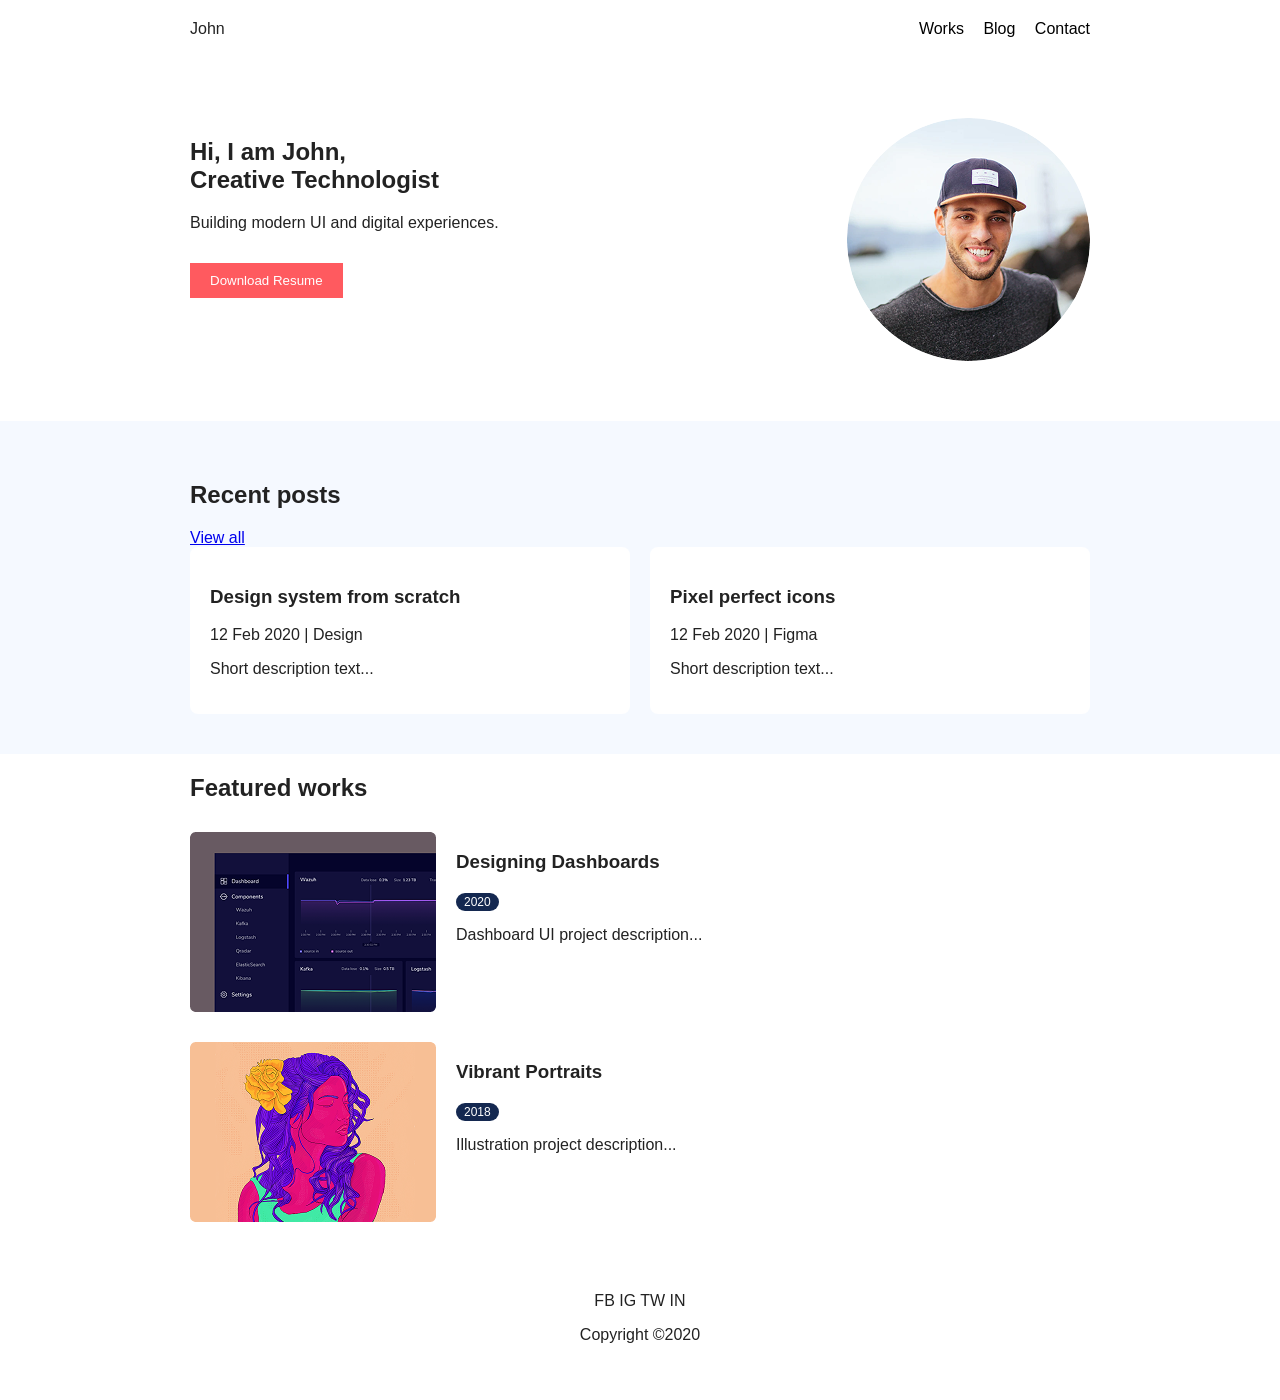
<file: pages/index.html>
<!DOCTYPE html>
<html lang="en">
<head>
<meta charset="UTF-8">
<meta name="viewport" content="width=device-width, initial-scale=1.0">
<title>Home</title>
<link rel="stylesheet" href="../styles/style.css">
</head>
<body>

<header class="header">
  <div class="container nav">
    <div class="logo">John</div>
    <nav>
      <a href="works.html">Works</a>
      <a href="blog.html">Blog</a>
      <a href="#">Contact</a>
    </nav>
  </div>
</header>

<section class="hero container">
  <div>
    <h1>Hi, I am John,<br>Creative Technologist</h1>
    <p>Building modern UI and digital experiences.</p>
    <button>Download Resume</button>
  </div>
  <img class="avatar" src="../Ellipse 1.png">
</section>

<section class="bg">
<div class="container">
  <div class="section-title">
    <h2>Recent posts</h2>
    <a href="blog.html">View all</a>
  </div>

  <div class="grid-2">
    <div class="card">
      <h3>Design system from scratch</h3>
      <p>12 Feb 2020 | Design</p>
      <p>Short description text...</p>
    </div>

    <div class="card">
      <h3>Pixel perfect icons</h3>
      <p>12 Feb 2020 | Figma</p>
      <p>Short description text...</p>
    </div>
  </div>
</div>
</section>

<section class="container">
  <h2>Featured works</h2>

  <div class="work">
    <img src="../Rectangle 30.png">
    <div>
      <h3>Designing Dashboards</h3>
      <span class="tag">2020</span>
      <p>Dashboard UI project description...</p>
    </div>
  </div>

  <div class="work">
    <img src="../Rectangle 32.png">
    <div>
      <h3>Vibrant Portraits</h3>
      <span class="tag">2018</span>
      <p>Illustration project description...</p>
    </div>
  </div>

</section>

<footer class="footer">
  <div class="icons">FB IG TW IN</div>
  <p>Copyright ©2020</p>
</footer>

</body>
</html>
</file>
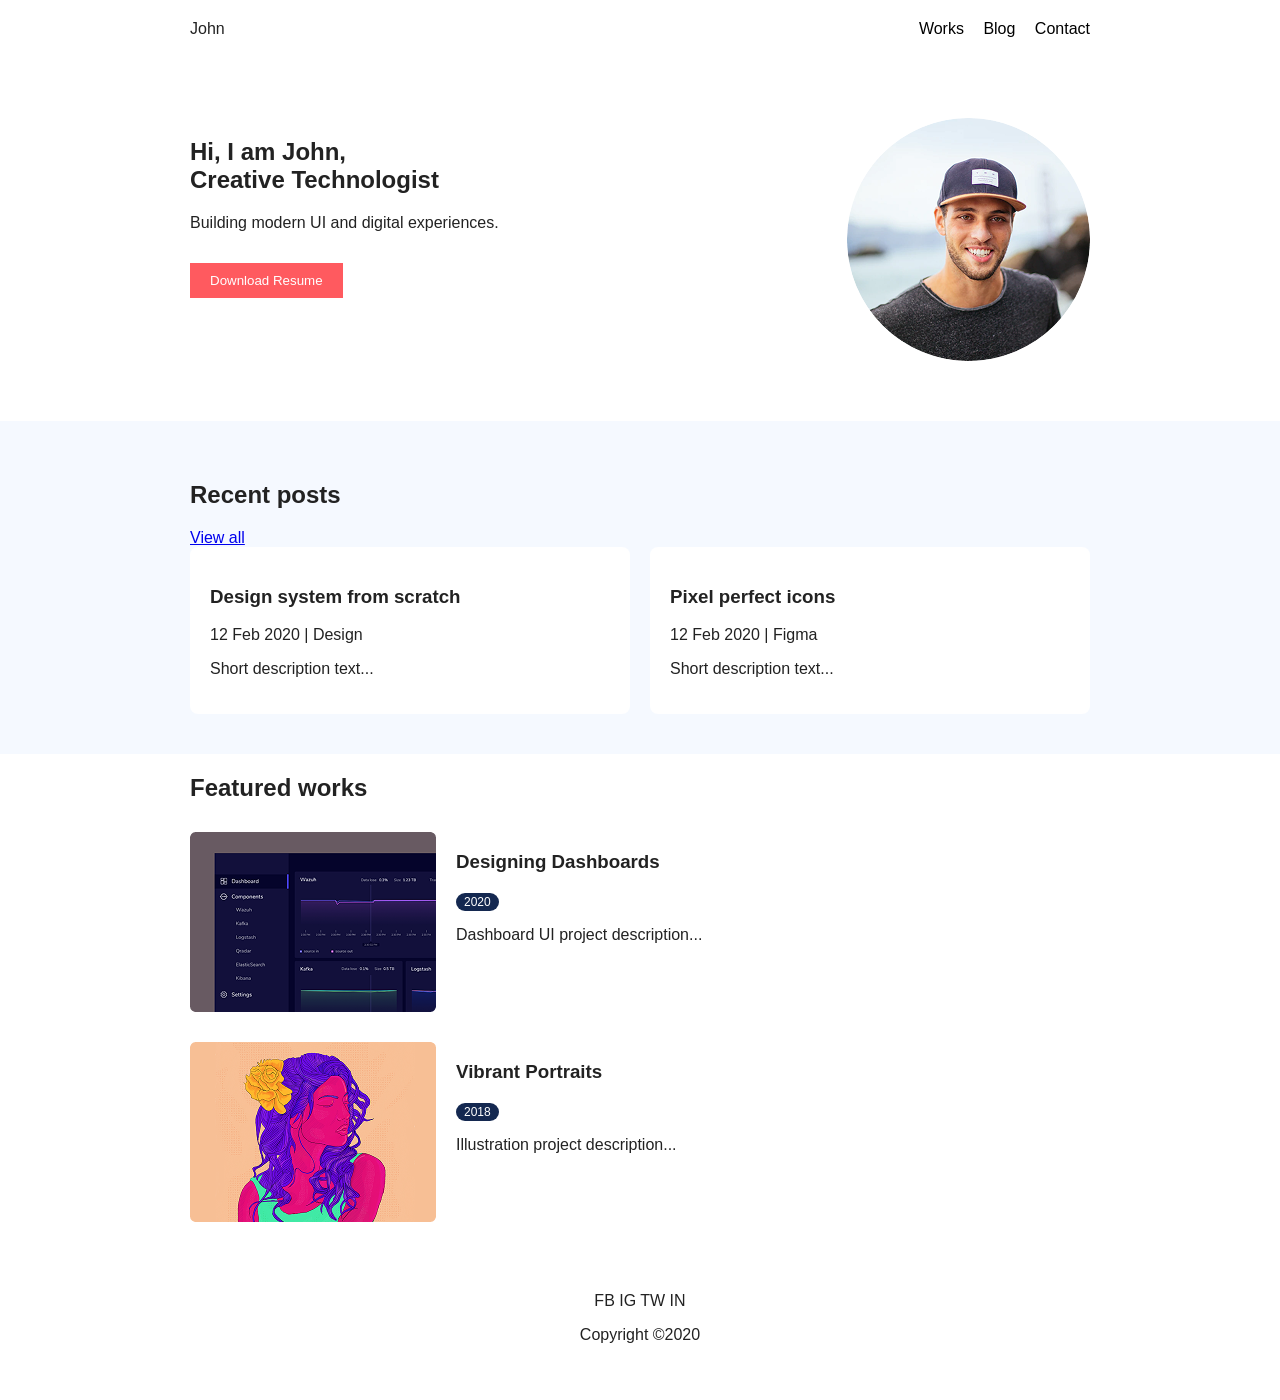
<file: tit/index.html>
<!DOCTYPE html>
<html lang="en">
<head>
<meta charset="UTF-8">
<meta name="viewport" content="width=device-width, initial-scale=1.0">
<title>Home</title>
<link rel="stylesheet" href="../tit/style.css">
</head>
<body>

<header class="header">
  <div class="container nav">
    <div class="logo">John</div>
    <nav>
      <a href="works.html">Works</a>
      <a href="blog.html">Blog</a>
      <a href="#">Contact</a>
    </nav>
  </div>
</header>

<section class="hero container">
  <div>
    <h1>Hi, I am John,<br>Creative Technologist</h1>
    <p>Building modern UI and digital experiences.</p>
    <button>Download Resume</button>
  </div>
  <img class="avatar" src="../tit/Ellipse 1.png">
</section>

<section class="bg">
<div class="container">
  <div class="section-title">
    <h2>Recent posts</h2>
    <a href="blog.html">View all</a>
  </div>

  <div class="grid-2">
    <div class="card">
      <h3>Design system from scratch</h3>
      <p>12 Feb 2020 | Design</p>
      <p>Short description text...</p>
    </div>

    <div class="card">
      <h3>Pixel perfect icons</h3>
      <p>12 Feb 2020 | Figma</p>
      <p>Short description text...</p>
    </div>
  </div>
</div>
</section>

<section class="container">
  <h2>Featured works</h2>

  <div class="work">
    <img src="../tit/Rectangle 30.png">
    <div>
      <h3>Designing Dashboards</h3>
      <span class="tag">2020</span>
      <p>Dashboard UI project description...</p>
    </div>
  </div>

  <div class="work">
    <img src="../tit/Rectangle 32.png">
    <div>
      <h3>Vibrant Portraits</h3>
      <span class="tag">2018</span>
      <p>Illustration project description...</p>
    </div>
  </div>

</section>

<footer class="footer">
  <div class="icons">FB IG TW IN</div>
  <p>Copyright ©2020</p>
</footer>

</body>
</html>
</file>
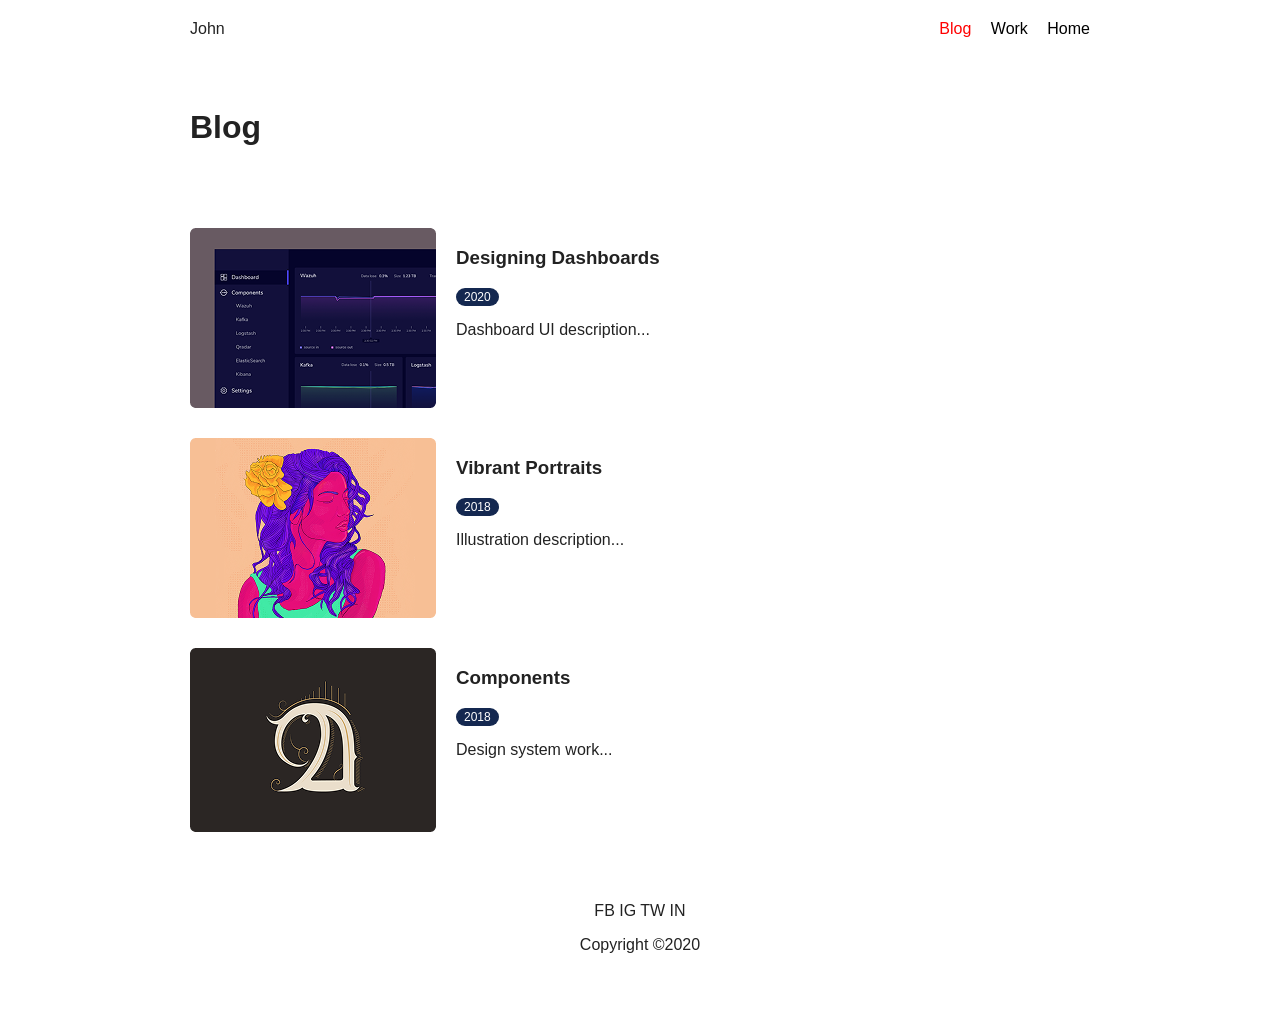
<file: pages/blog.html>
<!DOCTYPE html>
<html lang="en">
<head>
<meta charset="UTF-8">
<meta name="viewport" content="width=device-width, initial-scale=1.0">
<title>Works</title>
<link rel="stylesheet" href="../styles/style.css">
</head>
<body>

<header class="header">
  <div class="container nav">
    <div class="logo">John</div>
    <nav>
      <a href="works.html" class="active">Blog</a>
      <a href="blog.html">Work</a>
      <a href="index.html">Home</a>
    </nav>
  </div>
</header>

<div class="container page-title">
  <h1>Blog</h1>
</div>

<div class="container">

  <div class="work">
    <img src="../Rectangle 30.png">
    <div>
      <h3>Designing Dashboards</h3>
      <span class="tag">2020</span>
      <p>Dashboard UI description...</p>
    </div>
  </div>

  <div class="work">
    <img src="../Rectangle 32.png">
    <div>
      <h3>Vibrant Portraits</h3>
      <span class="tag">2018</span>
      <p>Illustration description...</p>
    </div>
  </div>

  <div class="work">
    <img src="../Rectangle 34.png">
    <div>
      <h3>Components</h3>
      <span class="tag">2018</span>
      <p>Design system work...</p>
    </div>
  </div>

</div>

<footer class="footer">
  <div class="icons">FB IG TW IN</div>
  <p>Copyright ©2020</p>
</footer>

</body>
</html>
</file>
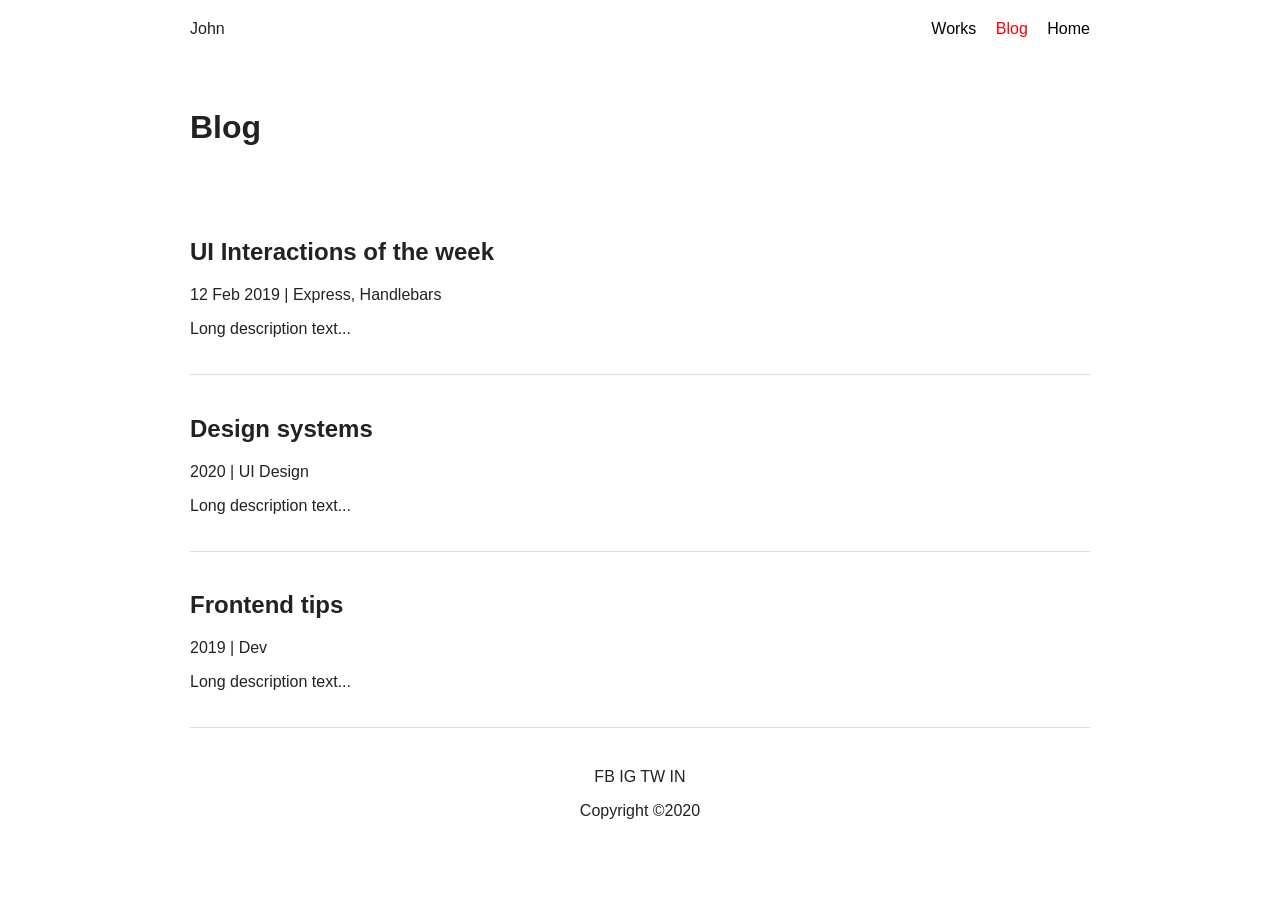
<file: pages/work.html>
<!DOCTYPE html>
<html lang="en">
<head>
<meta charset="UTF-8">
<meta name="viewport" content="width=device-width, initial-scale=1.0">
<title>Blog</title>
<link rel="stylesheet" href="../styles/style.css">
</head>
<body>

<header class="header">
  <div class="container nav">
    <div class="logo">John</div>
    <nav>
      <a href="works.html">Works</a>
      <a href="blog.html" class="active">Blog</a>
      <a href="index.html">Home</a>
    </nav>
  </div>
</header>

<div class="container page-title">
  <h1>Blog</h1>
</div>

<div class="container">

  <div class="post">
    <h2>UI Interactions of the week</h2>
    <p>12 Feb 2019 | Express, Handlebars</p>
    <p>Long description text...</p>
  </div>

  <div class="post">
    <h2>Design systems</h2>
    <p>2020 | UI Design</p>
    <p>Long description text...</p>
  </div>

  <div class="post">
    <h2>Frontend tips</h2>
    <p>2019 | Dev</p>
    <p>Long description text...</p>
  </div>

</div>

<footer class="footer">
  <div class="icons">FB IG TW IN</div>
  <p>Copyright ©2020</p>
</footer>

</body>
</html>
</file>
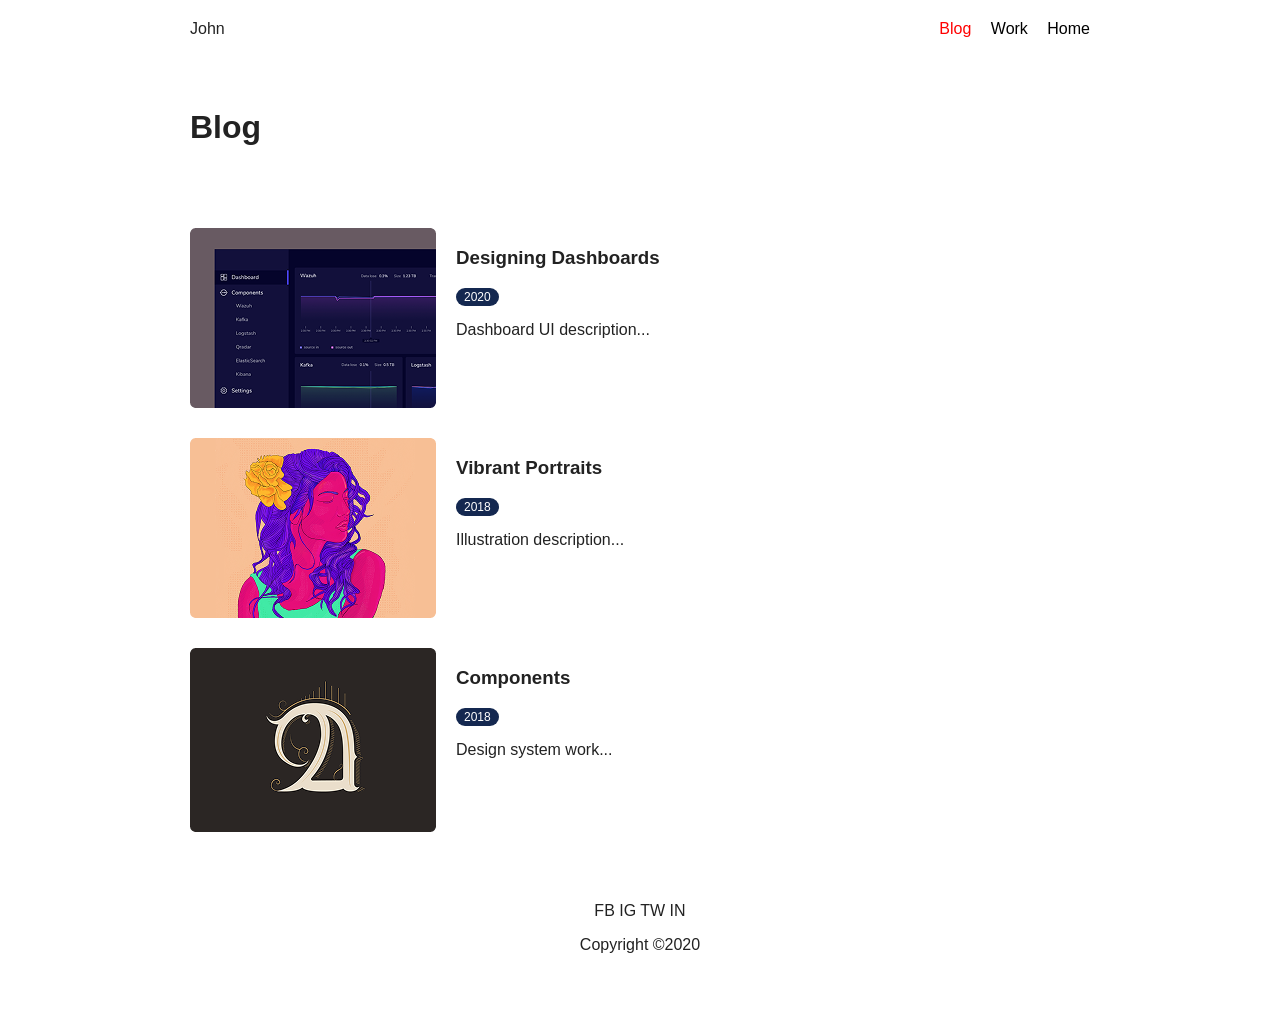
<file: tit/blog.html>
<!DOCTYPE html>
<html lang="en">
<head>
<meta charset="UTF-8">
<meta name="viewport" content="width=device-width, initial-scale=1.0">
<title>Works</title>
<link rel="stylesheet" href="../tit/style.css">
</head>
<body>

<header class="header">
  <div class="container nav">
    <div class="logo">John</div>
    <nav>
      <a href="works.html" class="active">Blog</a>
      <a href="blog.html">Work</a>
      <a href="index.html">Home</a>
    </nav>
  </div>
</header>

<div class="container page-title">
  <h1>Blog</h1>
</div>

<div class="container">

  <div class="work">
    <img src="../tit/Rectangle 30.png">
    <div>
      <h3>Designing Dashboards</h3>
      <span class="tag">2020</span>
      <p>Dashboard UI description...</p>
    </div>
  </div>

  <div class="work">
    <img src="../tit/Rectangle 32.png">
    <div>
      <h3>Vibrant Portraits</h3>
      <span class="tag">2018</span>
      <p>Illustration description...</p>
    </div>
  </div>

  <div class="work">
    <img src="../tit/Rectangle 34.png">
    <div>
      <h3>Components</h3>
      <span class="tag">2018</span>
      <p>Design system work...</p>
    </div>
  </div>

</div>

<footer class="footer">
  <div class="icons">FB IG TW IN</div>
  <p>Copyright ©2020</p>
</footer>

</body>
</html>
</file>
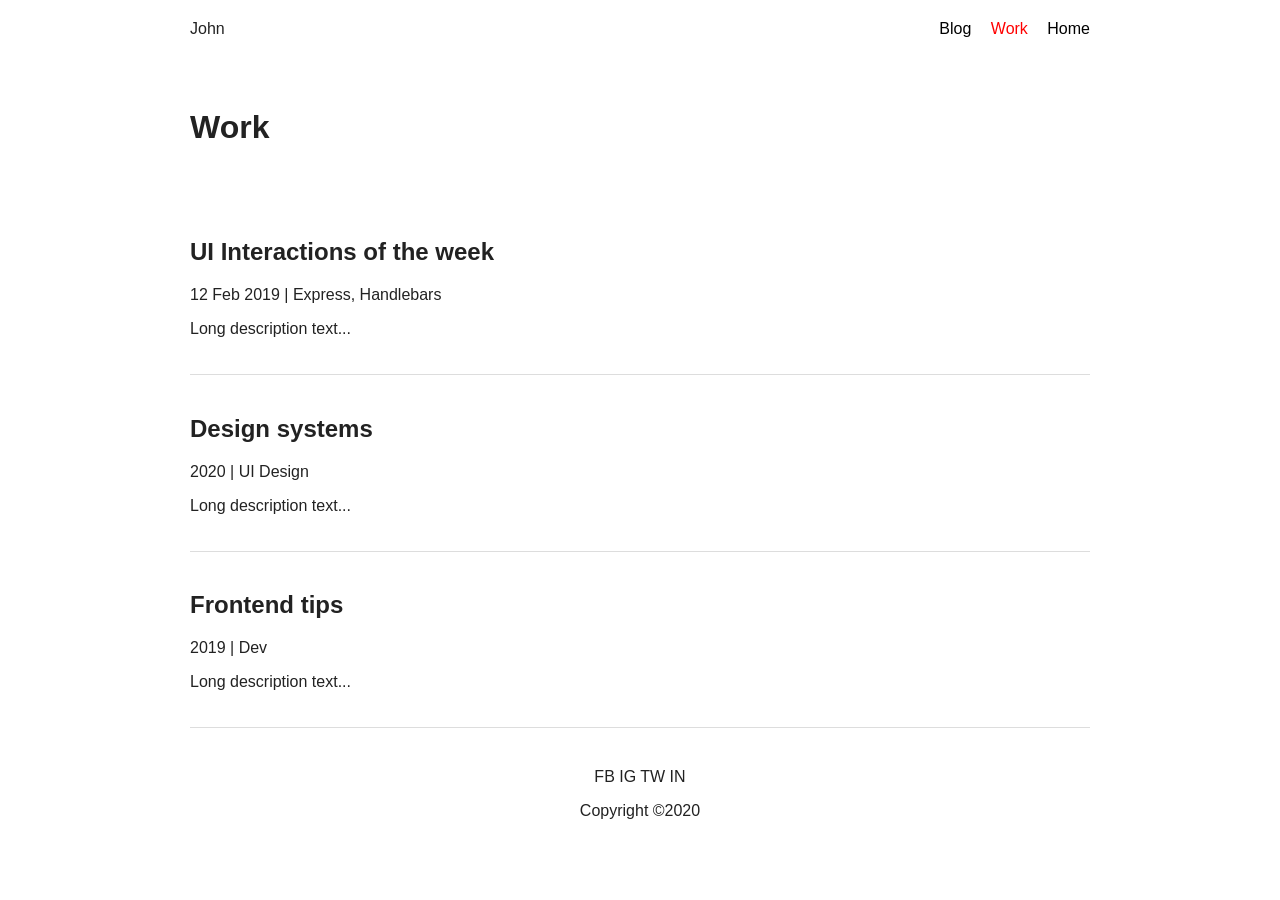
<file: tit/work.html>
<!DOCTYPE html>
<html lang="en">
<head>
<meta charset="UTF-8">
<meta name="viewport" content="width=device-width, initial-scale=1.0">
<title>Blog</title>
<link rel="stylesheet" href="../tit/style.css">
</head>
<body>

<header class="header">
  <div class="container nav">
    <div class="logo">John</div>
    <nav>
      <a href="works.html">Blog</a>
      <a href="blog.html" class="active">Work</a>
      <a href="index.html">Home</a>
    </nav>
  </div>
</header>

<div class="container page-title">
  <h1>Work</h1>
</div>

<div class="container">

  <div class="post">
    <h2>UI Interactions of the week</h2>
    <p>12 Feb 2019 | Express, Handlebars</p>
    <p>Long description text...</p>
  </div>

  <div class="post">
    <h2>Design systems</h2>
    <p>2020 | UI Design</p>
    <p>Long description text...</p>
  </div>

  <div class="post">
    <h2>Frontend tips</h2>
    <p>2019 | Dev</p>
    <p>Long description text...</p>
  </div>

</div>

<footer class="footer">
  <div class="icons">FB IG TW IN</div>
  <p>Copyright ©2020</p>
</footer>

</body>
</html>
</file>
<file: styles/style.css>
body {
  font-family: Arial;
  margin: 0;
  color: #222;
}

.container {
  width: 900px;
  margin: auto;
}

.header {
  padding: 20px 0;
}

.nav {
  display: flex;
  justify-content: space-between;
}

nav a {
  margin-left: 15px;
  text-decoration: none;
  color: black;
}

nav a.active {
  color: red;
}

.hero {
  display: flex;
  justify-content: space-between;
  padding: 60px 0;
}

.avatar {
  border-radius: 50%;
}

button {
  background: #ff5a5f;
  border: none;
  color: white;
  padding: 10px 20px;
  margin-top: 15px;
}

.bg {
  background: #f5f9ff;
  padding: 40px 0;
}

.grid-2 {
  display: grid;
  grid-template-columns: 1fr 1fr;
  gap: 20px;
}

.card {
  background: white;
  padding: 20px;
  border-radius: 8px;
}

.work {
  display: flex;
  gap: 20px;
  margin: 30px 0;
}

.tag {
  background: #142850;
  color: white;
  padding: 2px 8px;
  border-radius: 10px;
  font-size: 12px;
}

.page-title {
  padding: 30px 0;
}

.post {
  border-bottom: 1px solid #ddd;
  padding: 20px 0;
}

.footer {
  text-align: center;
  padding: 40px 0;
}
</file>
<file: tit/style.css>
body {
  font-family: Arial;
  margin: 0;
  color: #222;
}

.container {
  width: 900px;
  margin: auto;
}

.header {
  padding: 20px 0;
}

.nav {
  display: flex;
  justify-content: space-between;
}

nav a {
  margin-left: 15px;
  text-decoration: none;
  color: black;
}

nav a.active {
  color: red;
}

.hero {
  display: flex;
  justify-content: space-between;
  padding: 60px 0;
}

.avatar {
  border-radius: 50%;
}

button {
  background: #ff5a5f;
  border: none;
  color: white;
  padding: 10px 20px;
  margin-top: 15px;
}

.bg {
  background: #f5f9ff;
  padding: 40px 0;
}

.grid-2 {
  display: grid;
  grid-template-columns: 1fr 1fr;
  gap: 20px;
}

.card {
  background: white;
  padding: 20px;
  border-radius: 8px;
}

.work {
  display: flex;
  gap: 20px;
  margin: 30px 0;
}

.tag {
  background: #142850;
  color: white;
  padding: 2px 8px;
  border-radius: 10px;
  font-size: 12px;
}

.page-title {
  padding: 30px 0;
}

.post {
  border-bottom: 1px solid #ddd;
  padding: 20px 0;
}

.footer {
  text-align: center;
  padding: 40px 0;
}
</file>
